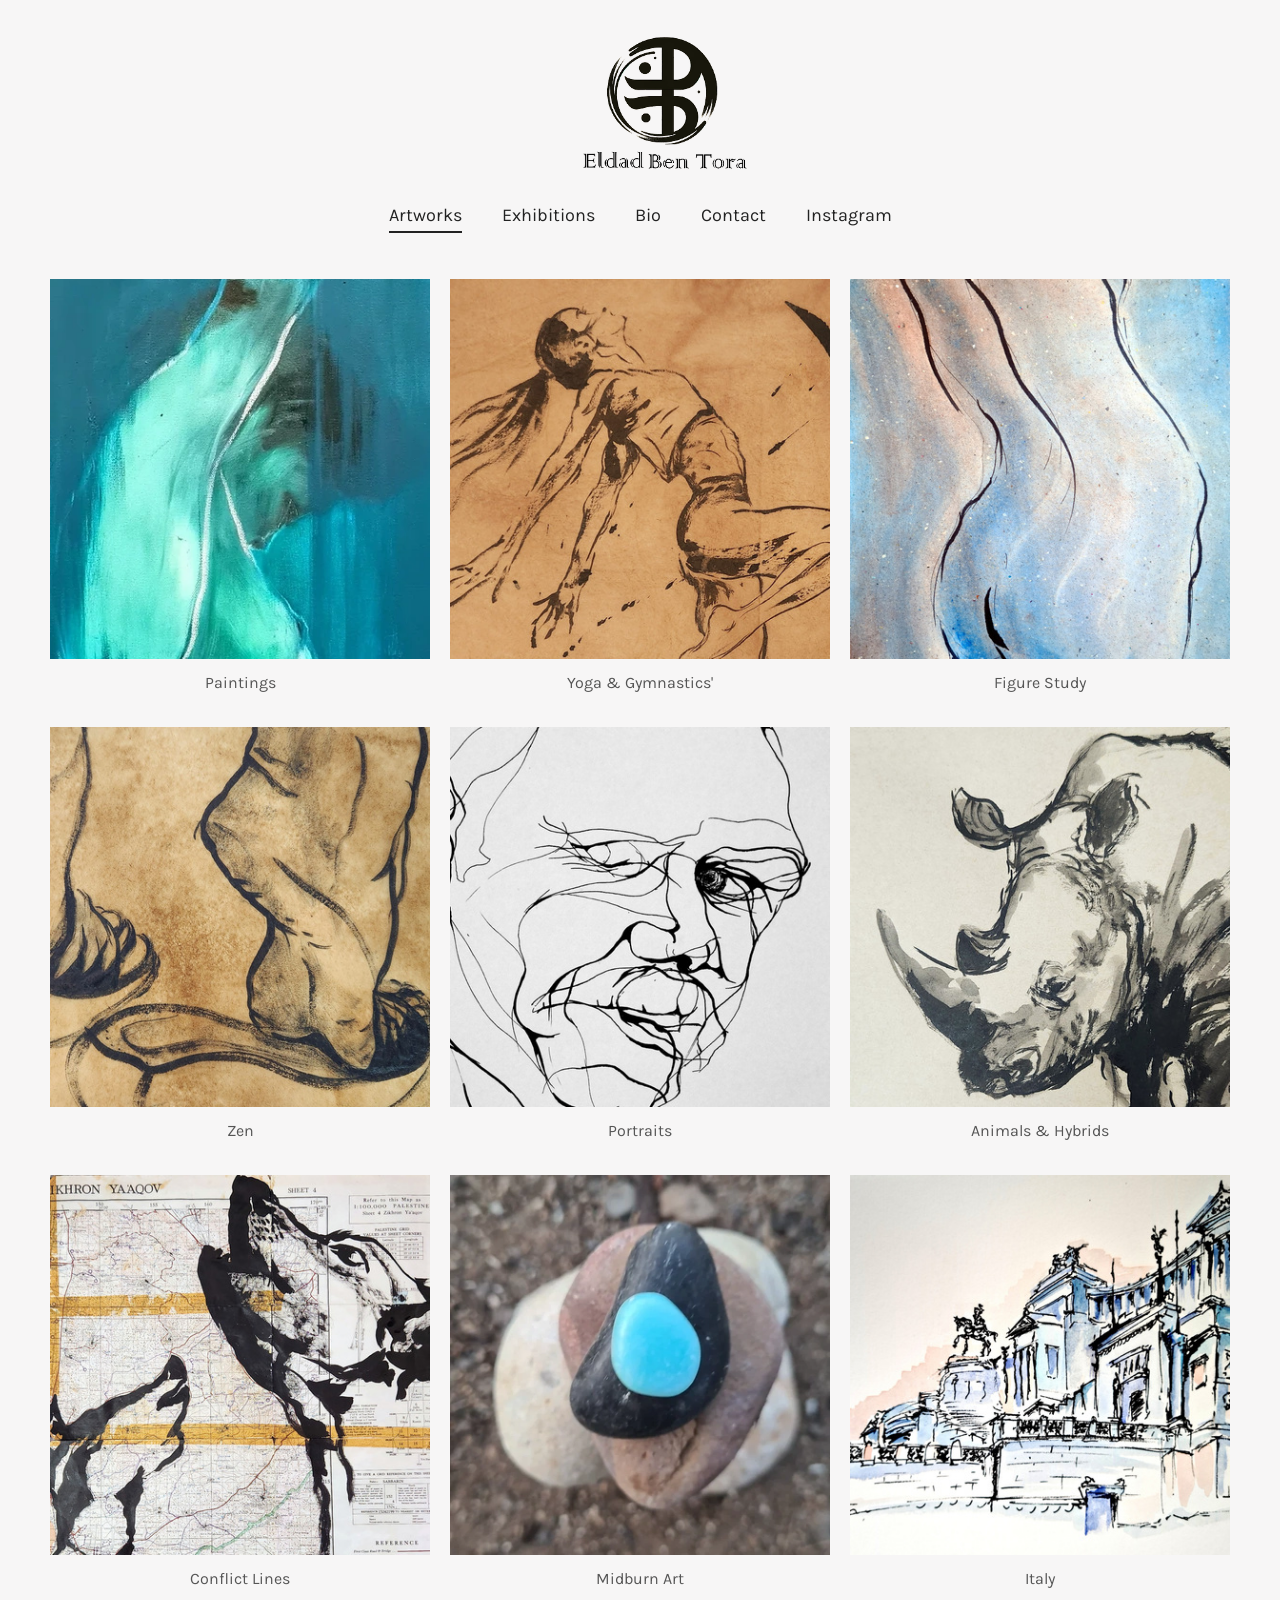
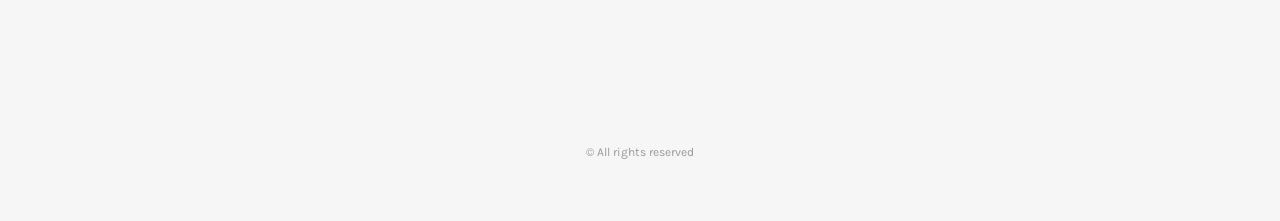
<file: index.html>
<!DOCTYPE html>
<html lang="en">
<head>
<meta charset="UTF-8">
<meta name="viewport" content="width=device-width, initial-scale=1.0">
<title>Drawings and paintings by Eldad Ben Tora</title>
<meta http-equiv="refresh" content="0;url=/artworks">
<script>
  window.va = window.va || function () { (window.vaq = window.vaq || []).push(arguments); };
</script>
<script defer src="/_vercel/insights/script.js"></script>
</head>
<body>
<script>window.location.href='/artworks';</script>
</body>
</html>
</file>
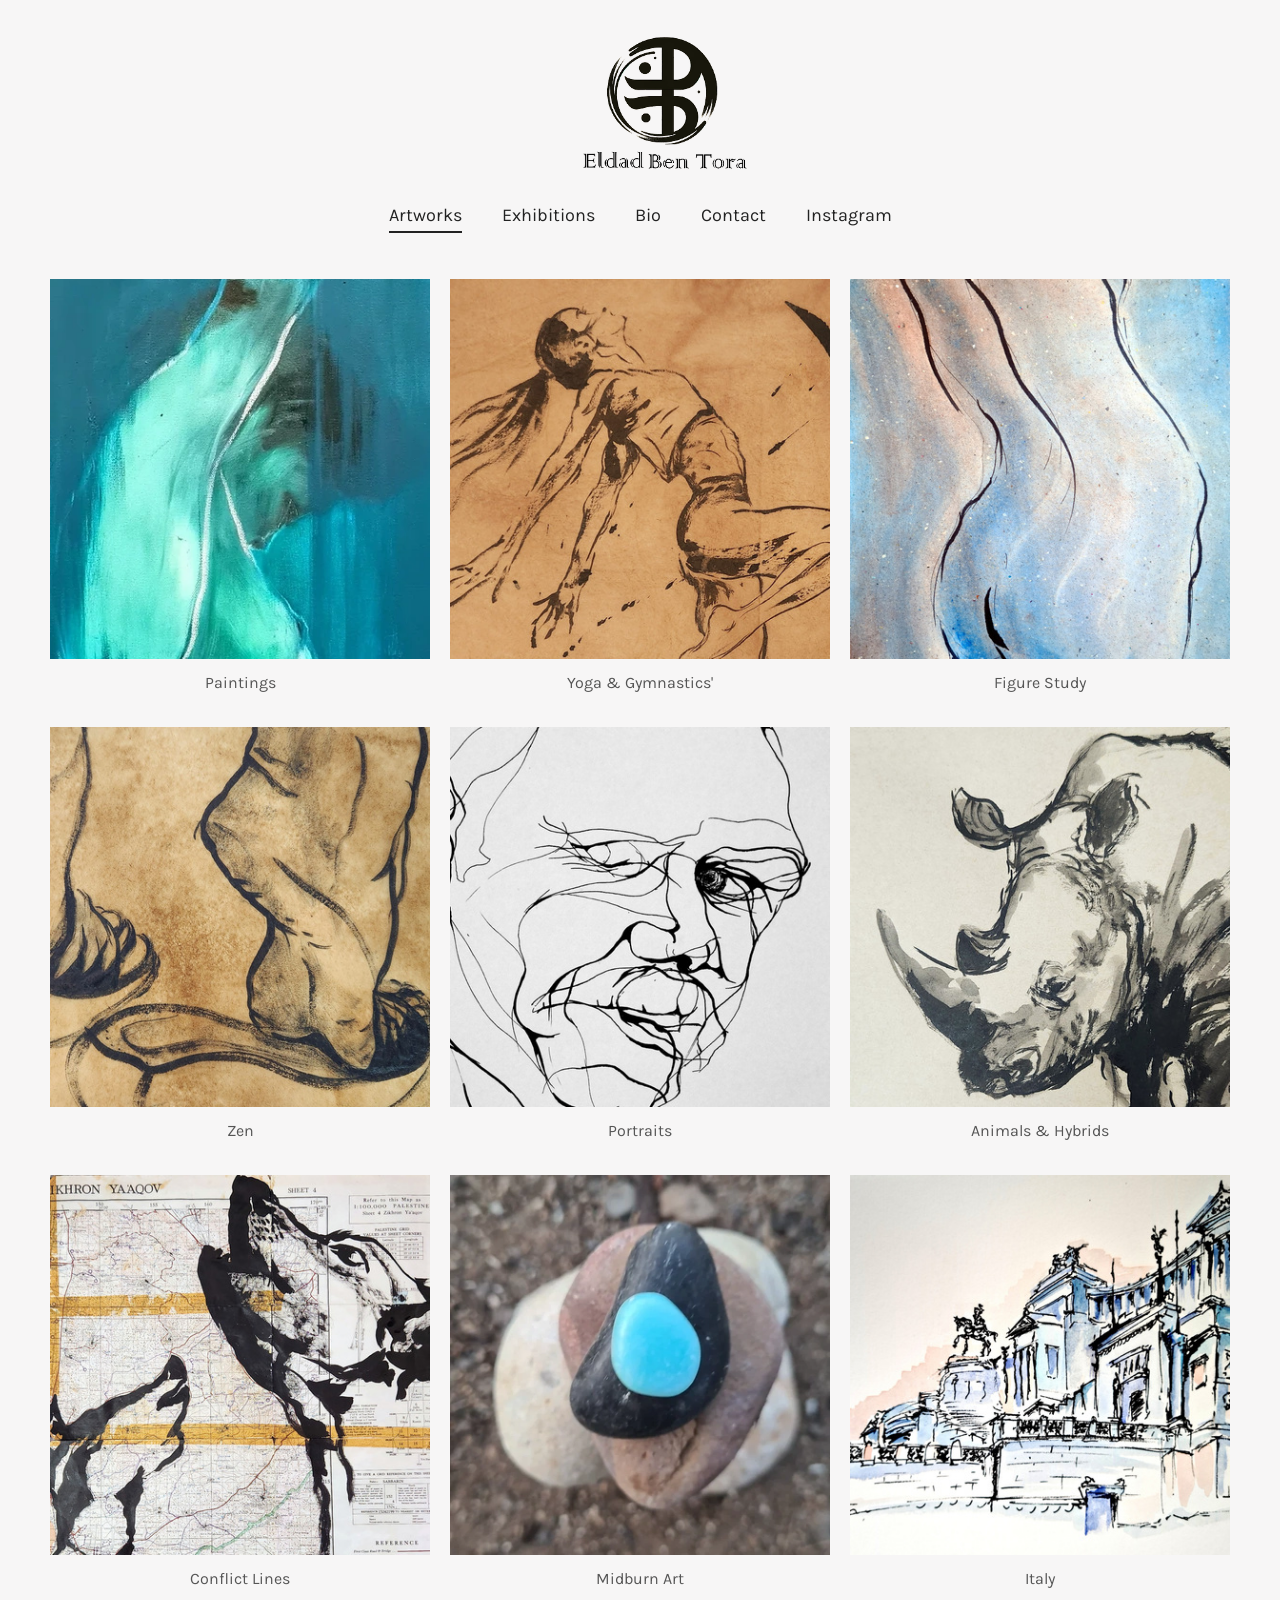
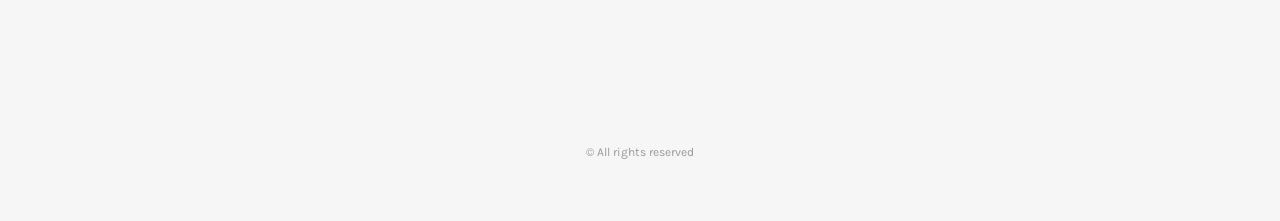
<file: artworks/index.html>
<!DOCTYPE html><html lang="en"><head><meta charset="UTF-8"><meta name="viewport" content="width=device-width, initial-scale=1.0"><title>Drawings and paintings by Eldad Ben Tora - Portfolio</title><link rel="stylesheet" href="/css/style.css"></head><body><header><a href="/" class="logo-link"><img src="/images/d38ce0bc-EBT6.png" alt="Eldad Ben Tora" class="logo"></a><nav><ul><li class="item selected"><a href="/artworks">Artworks</a></li><li class="item"><a href="/exhibitions">Exhibitions</a></li><li class="item"><a href="/bio">Bio</a></li><li class="item"><a href="/contact">Contact</a></li><li class="item"><a href="https://www.instagram.com/art.by.eldad" target="_blank" rel="noopener">Instagram</a></li></ul></nav></header><main><div class="artwork-grid"><div class="artwork-item"><a href="/artworks/paintings" class="artwork-category"><img src="/images/f88055fb-964c07_a39491e2a53f4927968f55b7464bc3d4_mv2.webp" alt="Paintings" loading="lazy"></a><div class="artwork-category-title">Paintings</div></div><div class="artwork-item"><a href="/artworks/body" class="artwork-category"><img src="/images/8963f7dd-20240806_151515.jpg" alt="Yoga &amp; Gymnastics'" loading="lazy"></a><div class="artwork-category-title">Yoga &amp; Gymnastics'</div></div><div class="artwork-item"><a href="/artworks/figure-study" class="artwork-category"><img src="/images/9d279edb-20201006_125530.jpg" alt="Figure Study" loading="lazy"></a><div class="artwork-category-title">Figure Study</div></div><div class="artwork-item"><a href="/artworks/zen" class="artwork-category"><img src="/images/8e931721-20240220_141107_2.jpg" alt="Zen" loading="lazy"></a><div class="artwork-category-title">Zen</div></div><div class="artwork-item"><a href="/artworks/portraits" class="artwork-category"><img src="/images/1d157bb2-IMG_20200704_145941.jpg" alt="Portraits" loading="lazy"></a><div class="artwork-category-title">Portraits</div></div><div class="artwork-item"><a href="/artworks/animals" class="artwork-category"><img src="/images/cd5269e4-20240912_173924.jpg" alt="Animals &amp; Hybrids" loading="lazy"></a><div class="artwork-category-title">Animals &amp; Hybrids</div></div><div class="artwork-item"><a href="/artworks/maps" class="artwork-category"><img src="/images/cfe6dea1-20230627_140455.jpg" alt="Conflict Lines" loading="lazy"></a><div class="artwork-category-title">Conflict Lines</div></div><div class="artwork-item"><a href="/artworks/midburn-art" class="artwork-category"><img src="/images/a1bd8ae2-964c07_3744c6c40a854194a92b27ff9aff8bfc_mv2.webp" alt="Midburn Art" loading="lazy"></a><div class="artwork-category-title">Midburn Art</div></div><div class="artwork-item"><a href="/artworks/italy" class="artwork-category"><img src="/images/8a1e0722-20201006_101326.jpg" alt="Italy" loading="lazy"></a><div class="artwork-category-title">Italy</div></div></div></main><footer><p>&copy; All rights reserved</p></footer></body></html>
</file>
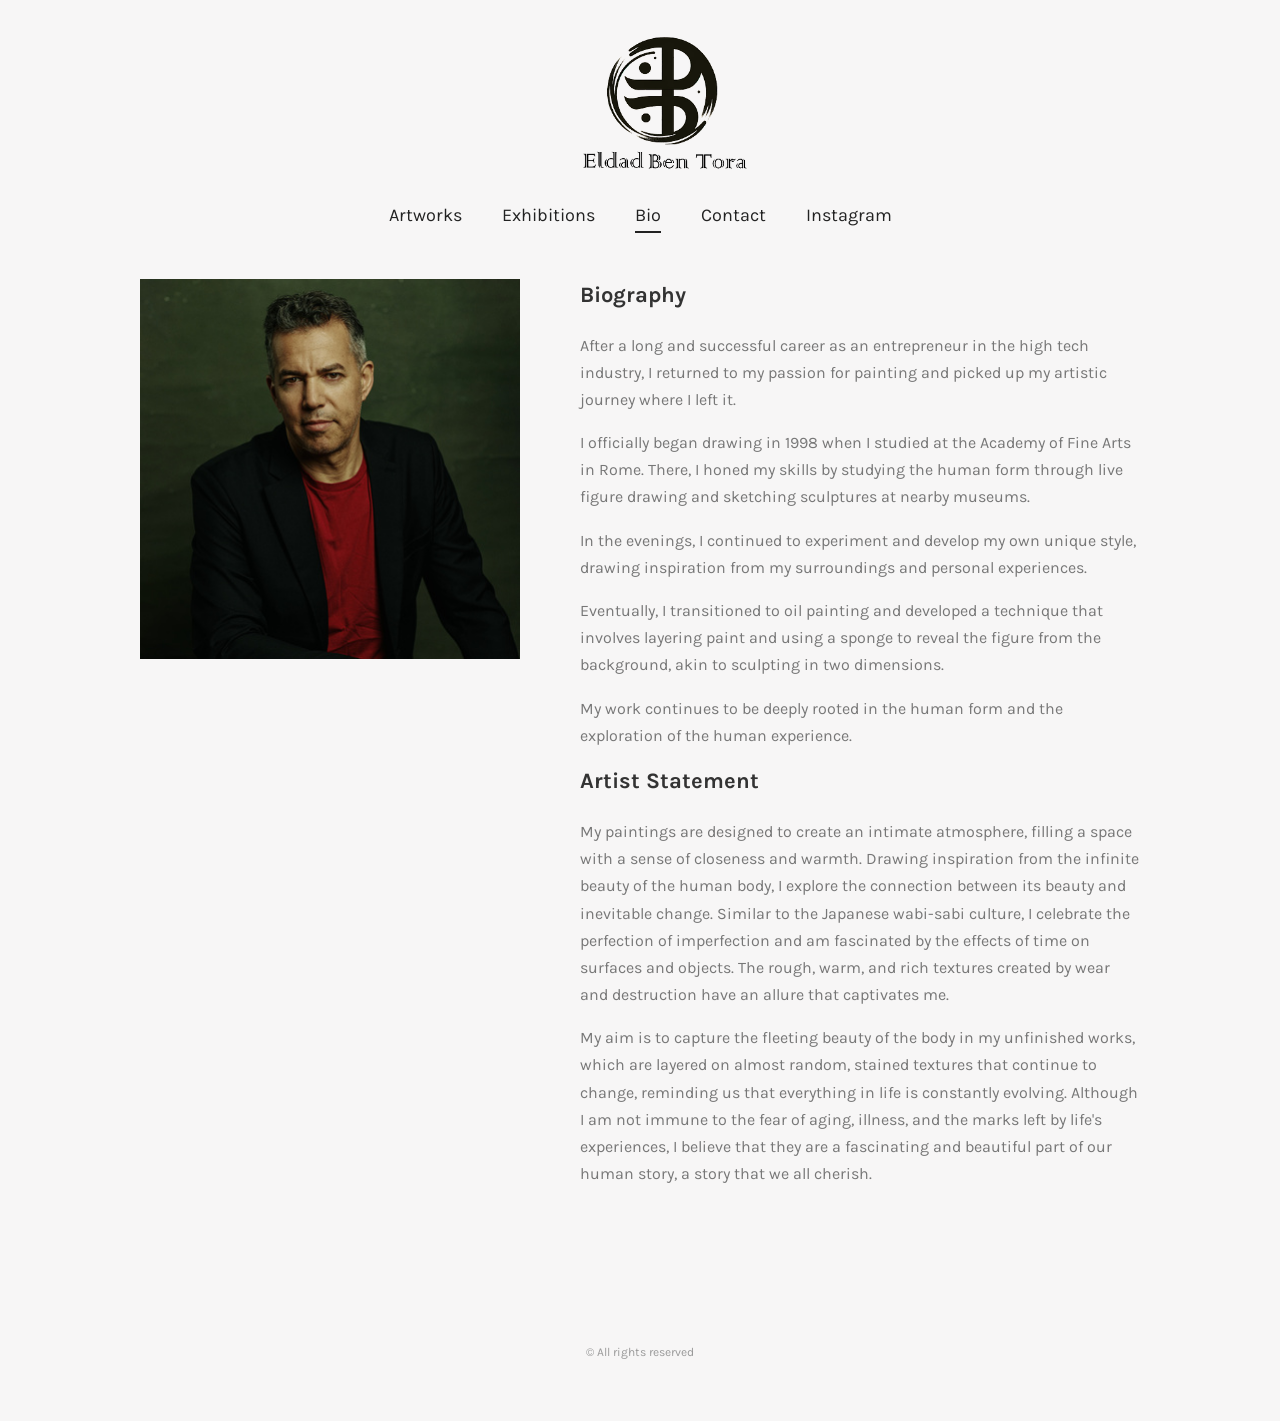
<file: bio/index.html>
<!DOCTYPE html><html lang="en"><head><meta charset="UTF-8"><meta name="viewport" content="width=device-width, initial-scale=1.0"><title>Bio - Eldad Ben Tora</title><link rel="stylesheet" href="/css/style.css"></head><body><header><a href="/" class="logo-link"><img src="/images/d38ce0bc-EBT6.png" alt="Eldad Ben Tora" class="logo"></a><nav><ul><li class="item"><a href="/artworks">Artworks</a></li><li class="item"><a href="/exhibitions">Exhibitions</a></li><li class="item selected"><a href="/bio">Bio</a></li><li class="item"><a href="/contact">Contact</a></li><li class="item"><a href="https://www.instagram.com/art.by.eldad" target="_blank" rel="noopener">Instagram</a></li></ul></nav></header><main><div class="bio-content"><img src="/images/7aea20ae-Eldad_Ben_Tora.jpg" alt="Eldad Ben Tora"><div class="bio-text"><h2>Biography</h2><p>After a long and successful career as an entrepreneur in the high tech industry, I returned to my passion for painting and picked up my artistic journey where I left it.</p><p>I officially began drawing in 1998 when I studied at the Academy of Fine Arts in Rome. There, I honed my skills by studying the human form through live figure drawing and sketching sculptures at nearby museums.</p><p>In the evenings, I continued to experiment and develop my own unique style, drawing inspiration from my surroundings and personal experiences.</p><p>Eventually, I transitioned to oil painting and developed a technique that involves layering paint and using a sponge to reveal the figure from the background, akin to sculpting in two dimensions.</p><p>My work continues to be deeply rooted in the human form and the exploration of the human experience.</p><h2>Artist Statement</h2><p>My paintings are designed to create an intimate atmosphere, filling a space with a sense of closeness and warmth. Drawing inspiration from the infinite beauty of the human body, I explore the connection between its beauty and inevitable change. Similar to the Japanese wabi-sabi culture, I celebrate the perfection of imperfection and am fascinated by the effects of time on surfaces and objects. The rough, warm, and rich textures created by wear and destruction have an allure that captivates me.</p><p>My aim is to capture the fleeting beauty of the body in my unfinished works, which are layered on almost random, stained textures that continue to change, reminding us that everything in life is constantly evolving. Although I am not immune to the fear of aging, illness, and the marks left by life's experiences, I believe that they are a fascinating and beautiful part of our human story, a story that we all cherish.</p></div></div></main><footer><p>&copy; All rights reserved</p></footer></body></html>
</file>
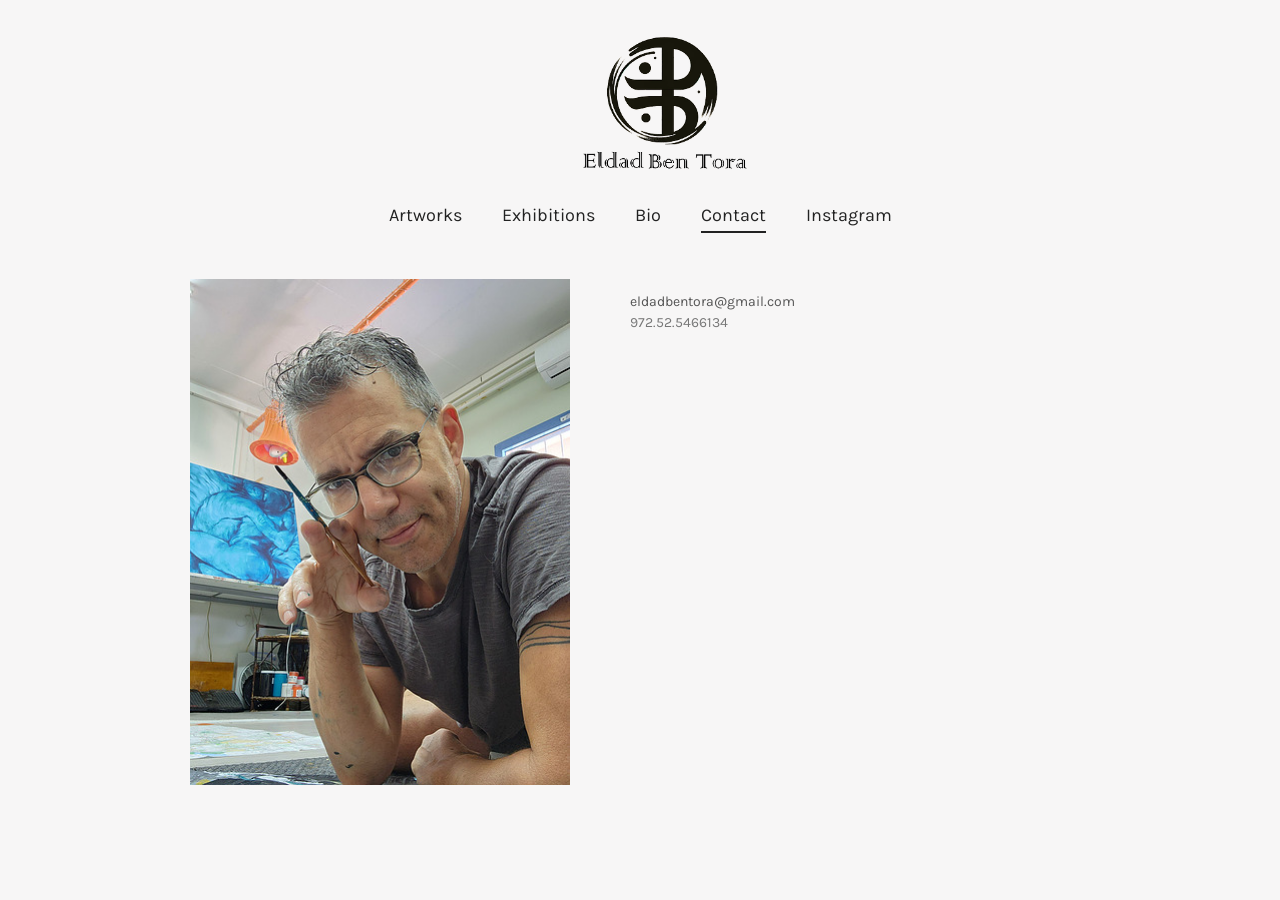
<file: contact/index.html>
<!DOCTYPE html><html lang="en"><head><meta charset="UTF-8"><meta name="viewport" content="width=device-width, initial-scale=1.0"><title>Contact - Eldad Ben Tora</title><link rel="stylesheet" href="/css/style.css"></head><body><header><a href="/" class="logo-link"><img src="/images/d38ce0bc-EBT6.png" alt="Eldad Ben Tora" class="logo"></a><nav><ul><li class="item"><a href="/artworks">Artworks</a></li><li class="item"><a href="/exhibitions">Exhibitions</a></li><li class="item"><a href="/bio">Bio</a></li><li class="item selected"><a href="/contact">Contact</a></li><li class="item"><a href="https://www.instagram.com/art.by.eldad" target="_blank" rel="noopener">Instagram</a></li></ul></nav></header><main><div class="contact-content"><div><img src="/images/4ccf2d1f-20230706_141744.jpg" alt="Eldad Ben Tora"></div><div class="contact-info"><p><a href="mailto:eldadbentora@gmail.com">eldadbentora@gmail.com</a></p><p>972.52.5466134</p></div></div></main></body></html>
</file>
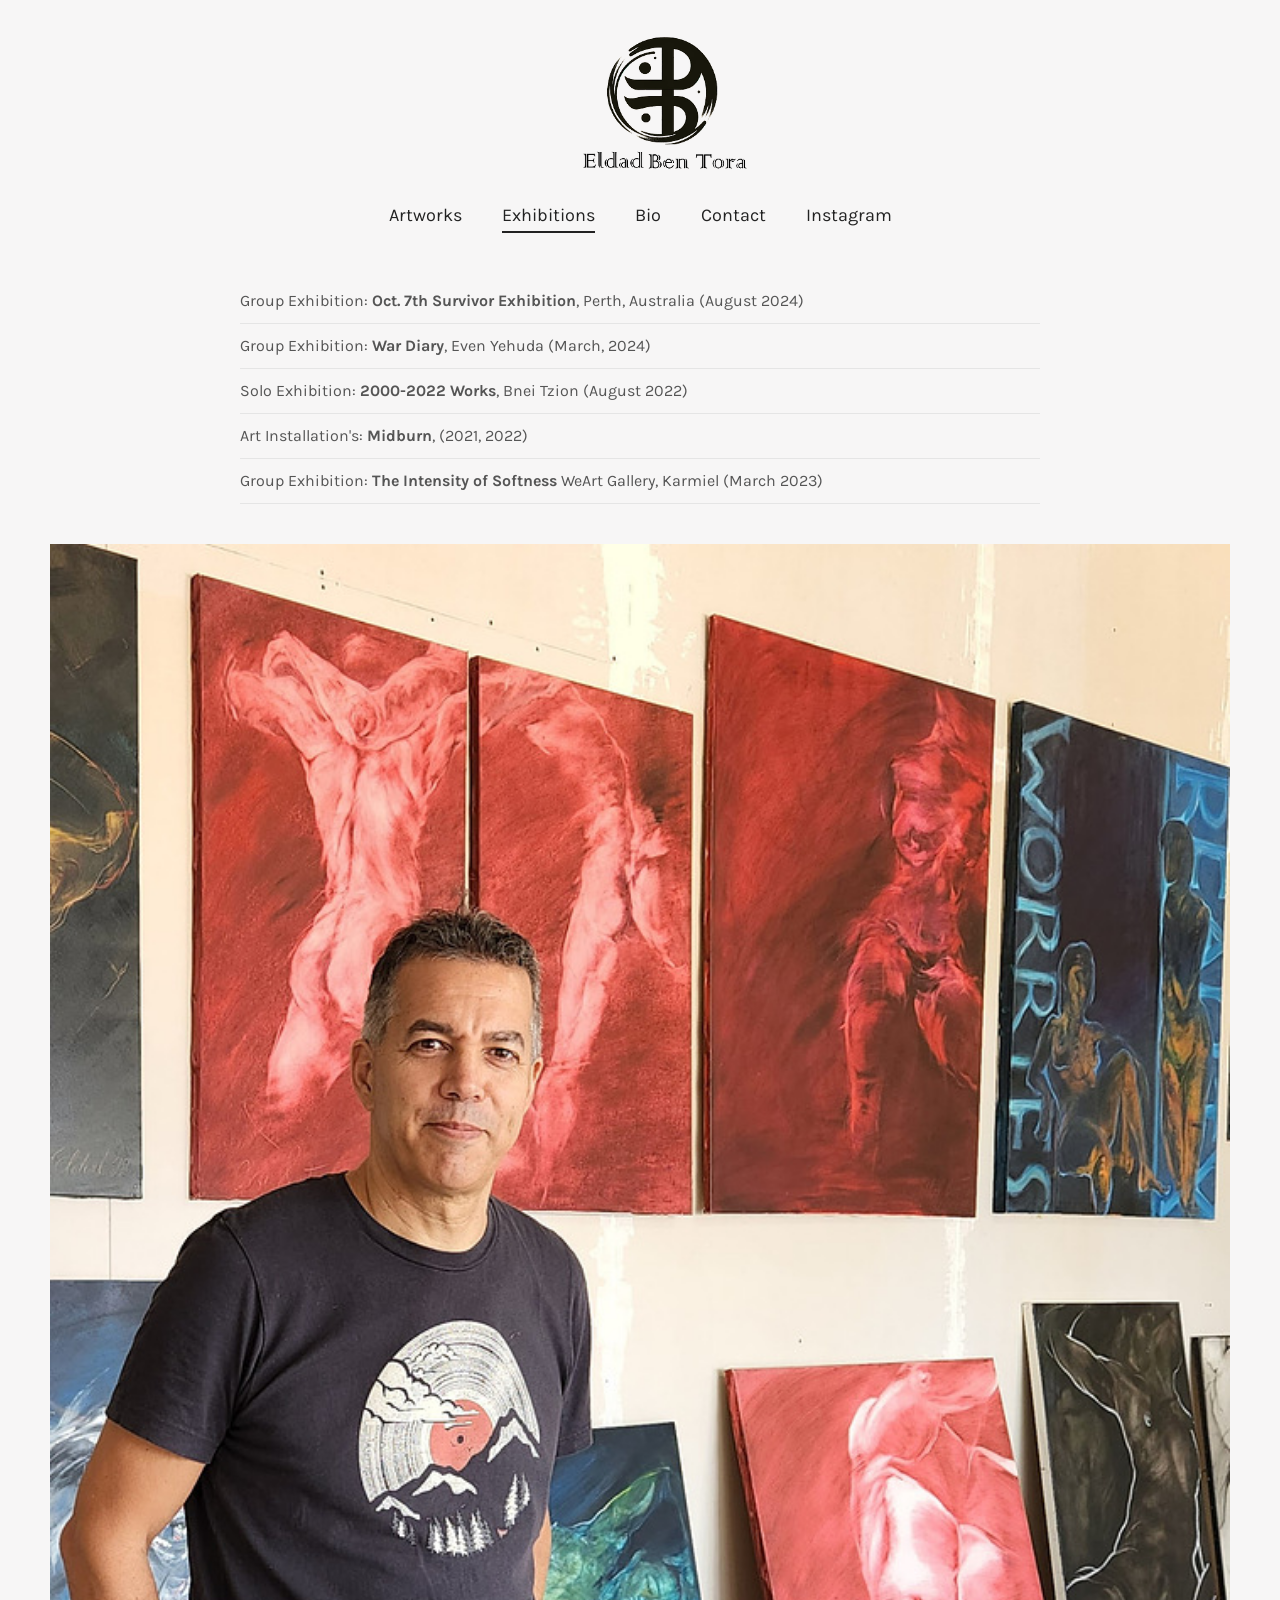
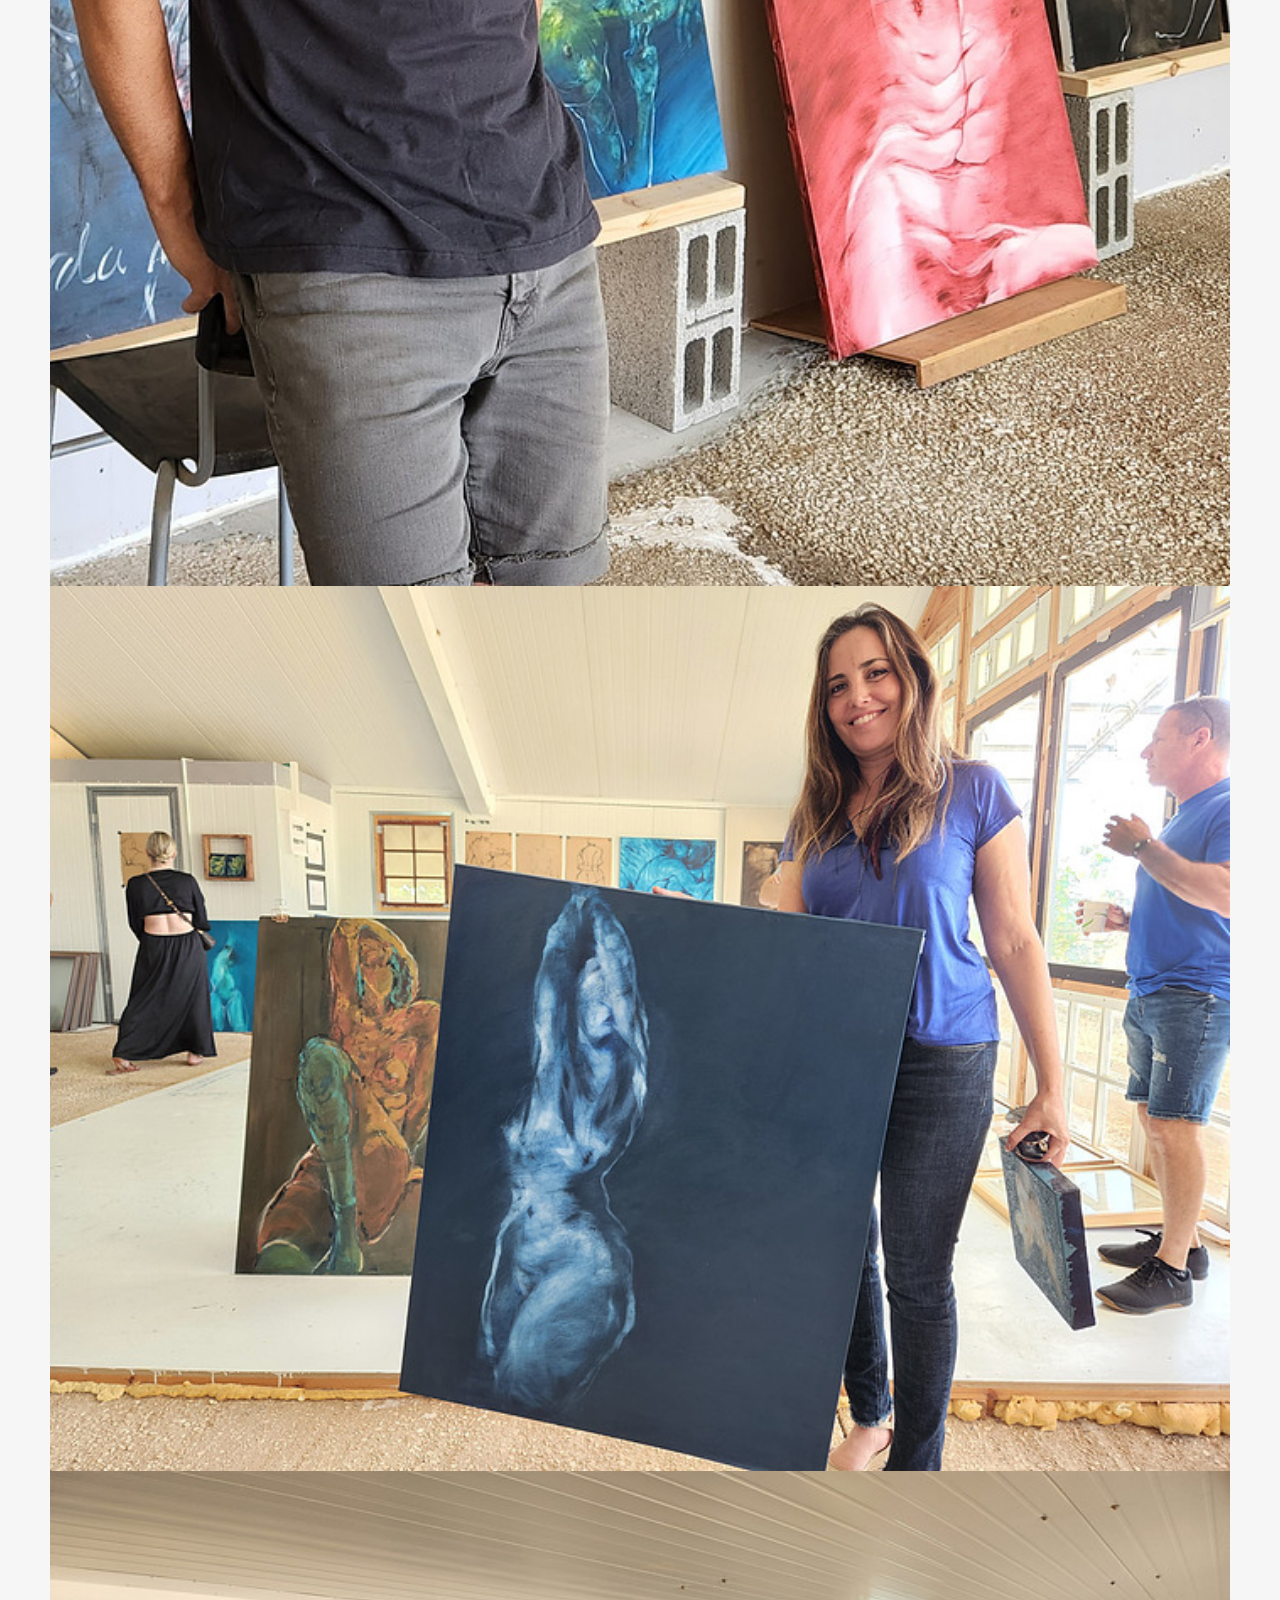
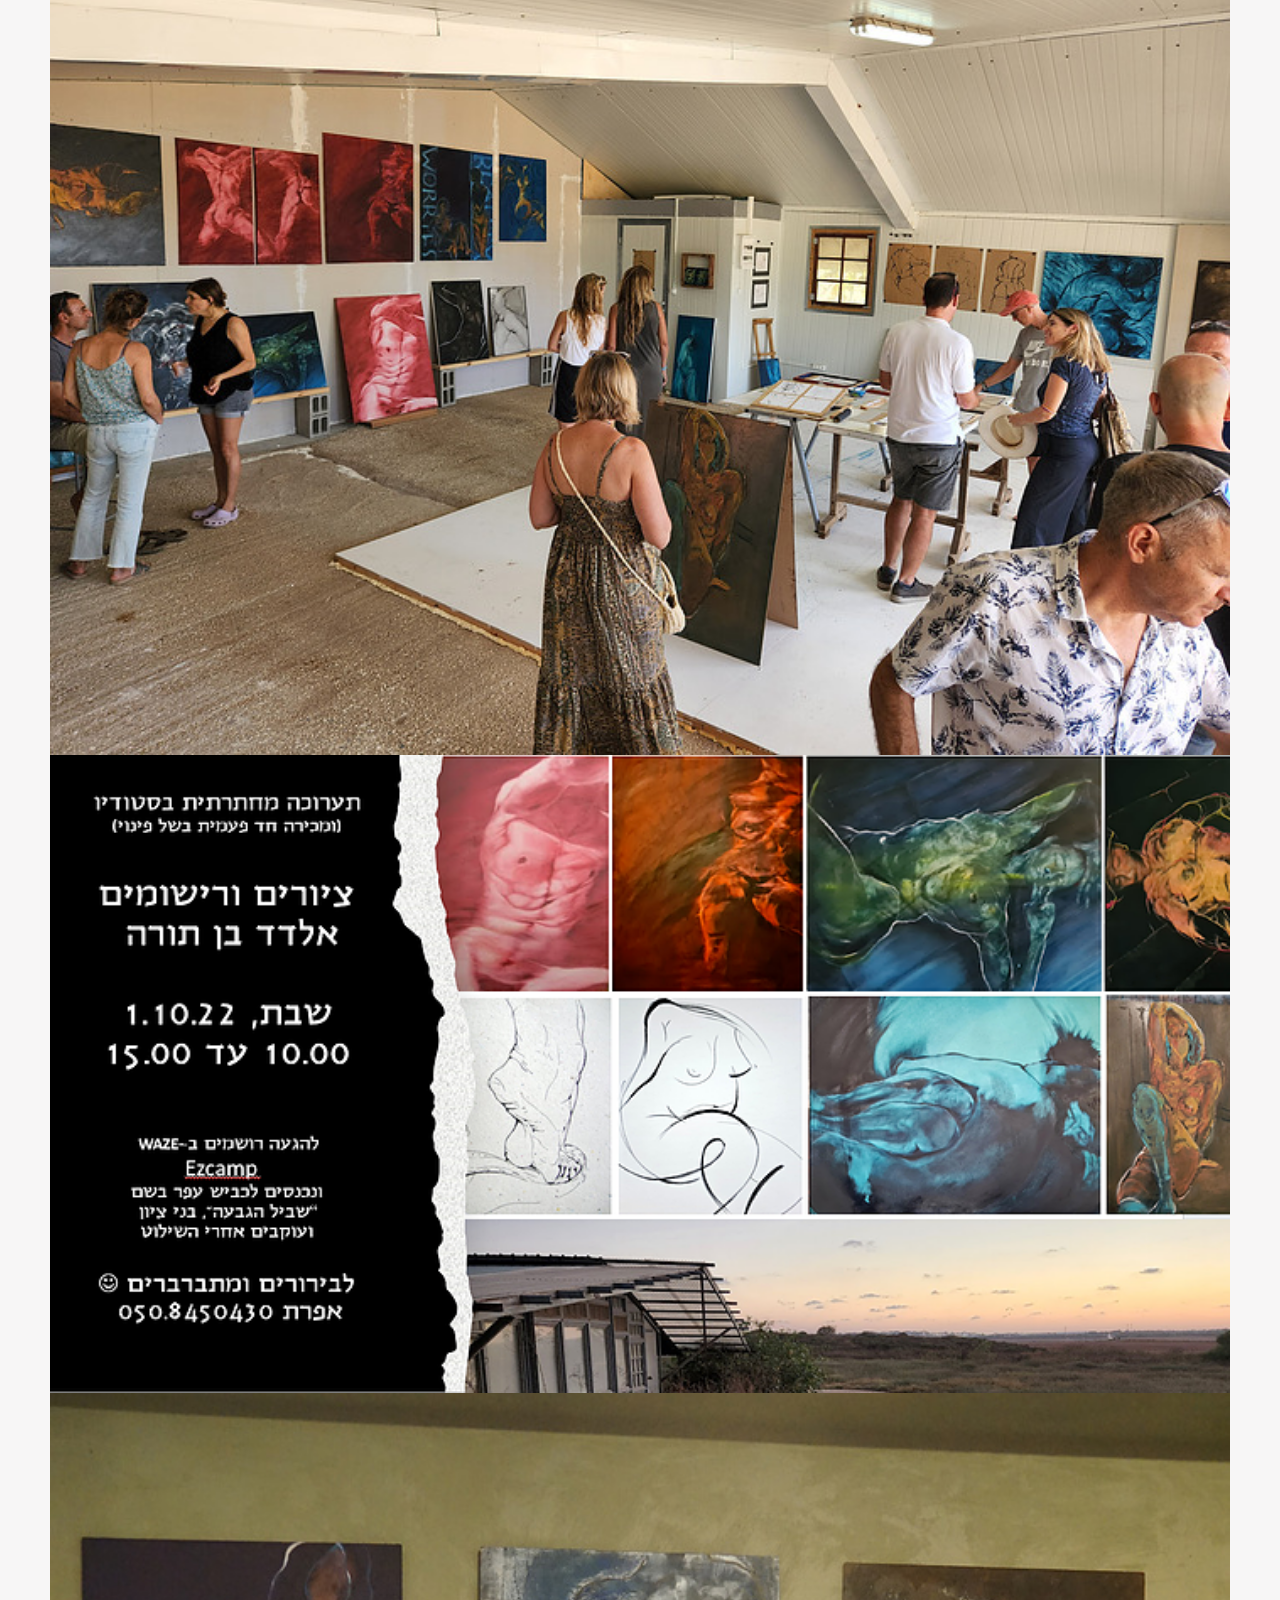
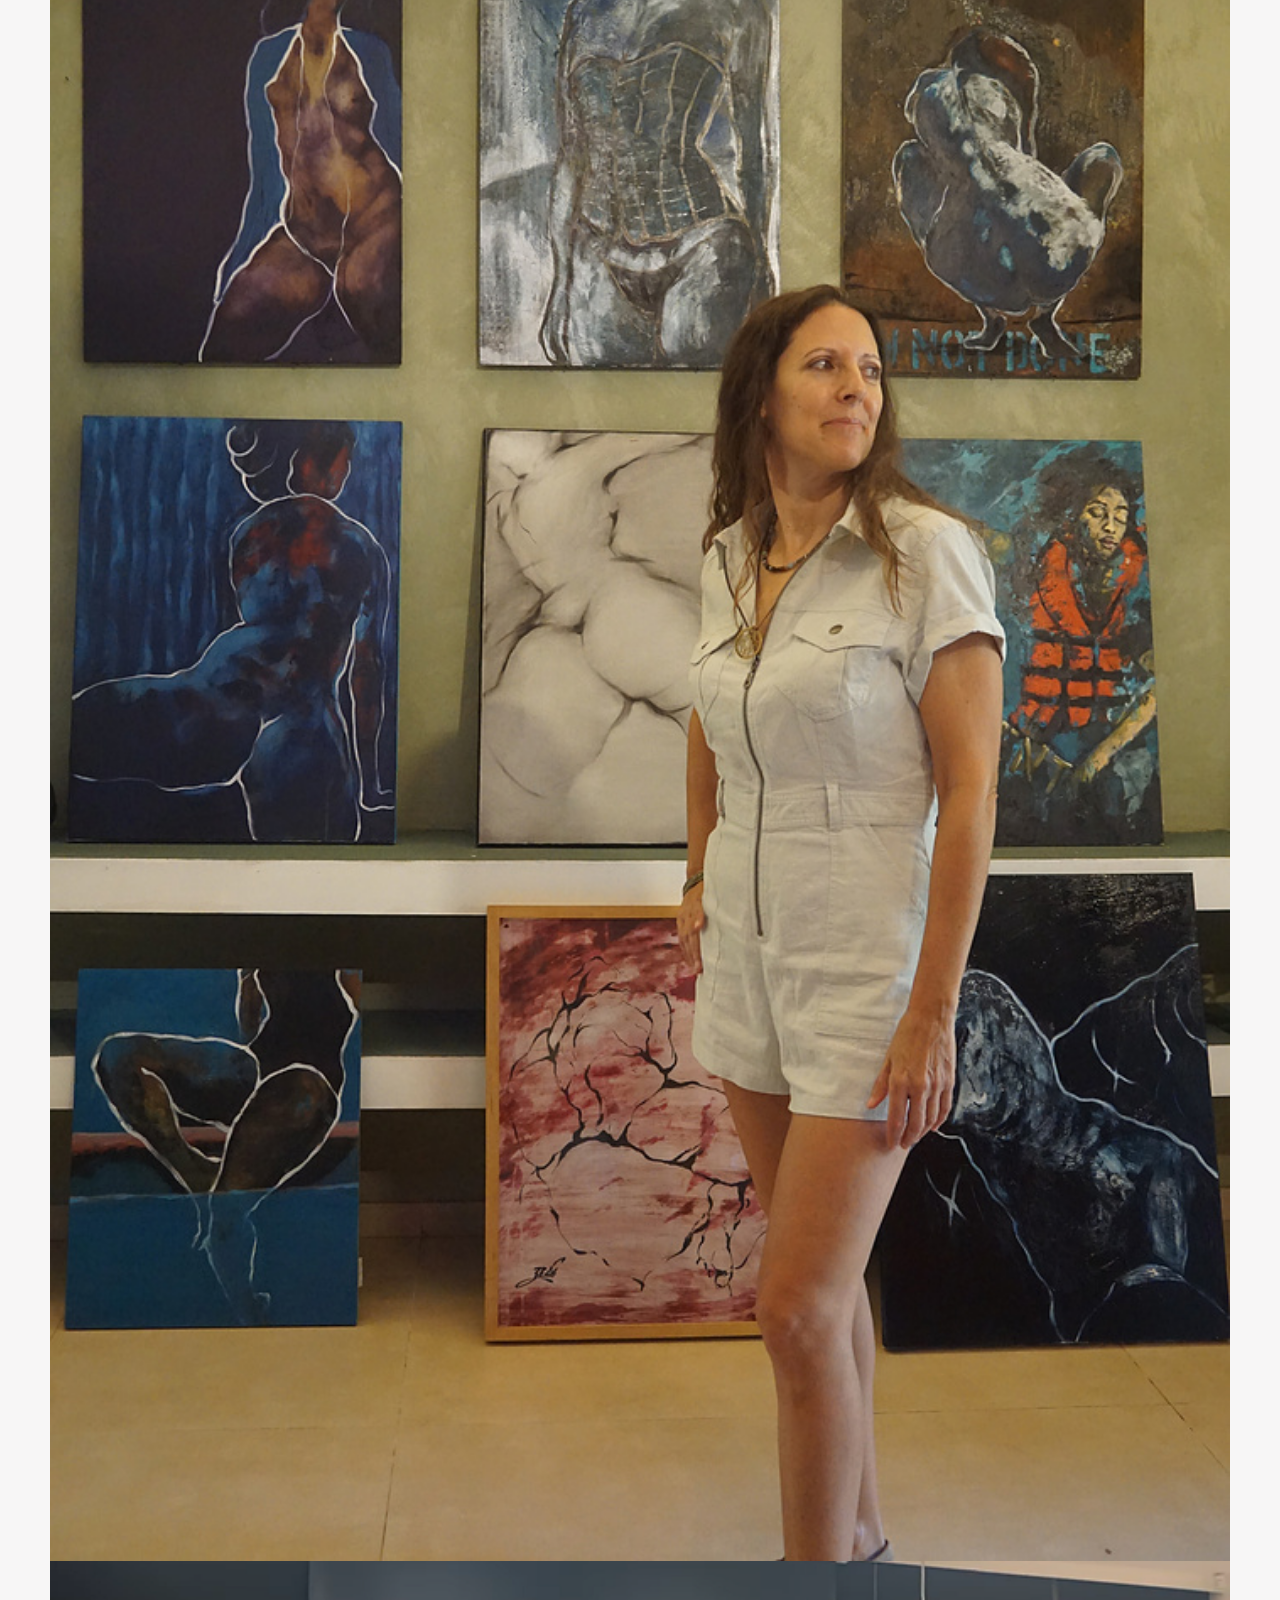
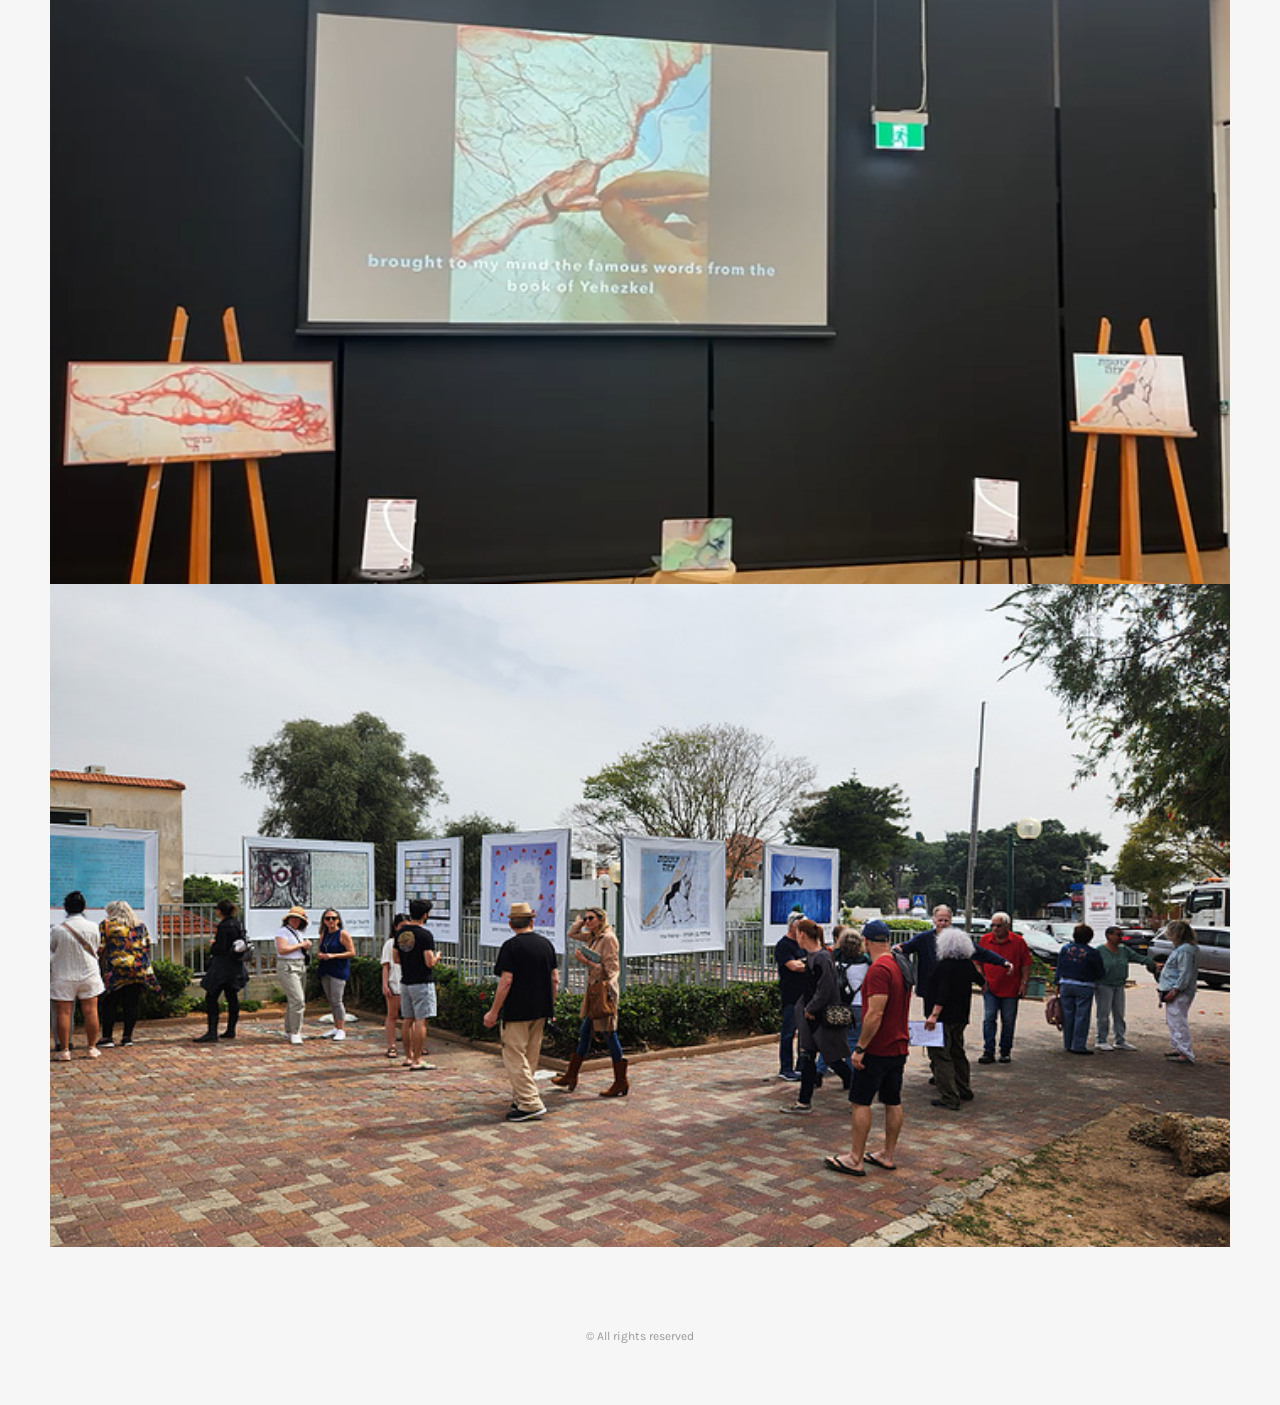
<file: exhibitions/index.html>
<!DOCTYPE html><html lang="en"><head><meta charset="UTF-8"><meta name="viewport" content="width=device-width, initial-scale=1.0"><title>Exhibitions - Eldad Ben Tora</title><link rel="stylesheet" href="/css/style.css"></head><body><header><a href="/" class="logo-link"><img src="/images/d38ce0bc-EBT6.png" alt="Eldad Ben Tora" class="logo"></a><nav><ul><li class="item"><a href="/artworks">Artworks</a></li><li class="item selected"><a href="/exhibitions">Exhibitions</a></li><li class="item"><a href="/bio">Bio</a></li><li class="item"><a href="/contact">Contact</a></li><li class="item"><a href="https://www.instagram.com/art.by.eldad" target="_blank" rel="noopener">Instagram</a></li></ul></nav></header><main><div class="exhibitions-content"><ul><li>Group Exhibition: <strong>Oct. 7th Survivor Exhibition</strong>, Perth, Australia (August 2024)</li><li>Group Exhibition: <strong>War Diary</strong>, Even Yehuda (March, 2024)</li><li>Solo Exhibition: <strong>2000-2022 Works</strong>, Bnei Tzion (August 2022)</li><li>Art Installation's: <strong>Midburn</strong>, (2021, 2022)</li><li>Group Exhibition: <strong>The Intensity of Softness</strong> WeArt Gallery, Karmiel (March 2023)</li></ul></div><div class="exhibitions-photos"><img src="/images/cfa98f85-20221001_102021.jpg" alt="Exhibition" loading="lazy"><img src="/images/a90afd93-20221001_133627.jpg" alt="Exhibition" loading="lazy"><img src="/images/9d281e82-20221001_143408.jpg" alt="Exhibition" loading="lazy"><img src="/images/e911c697-Eldad_Ben_Tora_Invite.png" alt="Exhibition" loading="lazy"><img src="/images/32014646-DSC03937.JPG" alt="Exhibition" loading="lazy"><img src="/images/d95b5569-perth.png" alt="Exhibition" loading="lazy"><img src="/images/960aee38-20240329_110420.jpg" alt="Exhibition" loading="lazy"></div></main><footer><p>&copy; All rights reserved</p></footer></body></html>
</file>
<file: css/style.css>
/* Eldad Ben Tora Portfolio - CSS */
@import url('https://fonts.googleapis.com/css2?family=Karla:wght@400;700&display=swap');

*, *::before, *::after {
  box-sizing: border-box;
  margin: 0;
  padding: 0;
}

body {
  background-color: #f7f6f6;
  color: #777;
  font-family: 'Karla', sans-serif;
  font-size: 16px;
  line-height: 1.5;
}

a {
  color: inherit;
  text-decoration: none;
}

/* Header */
header {
  padding: 30px 0 50px;
  text-align: center;
}

.logo-link {
  display: block;
  margin-bottom: 20px;
}

.logo {
  max-width: 600px;
  height: auto;
}

/* Navigation */
nav ul {
  list-style: none;
  display: flex;
  justify-content: center;
  gap: 40px;
  padding: 0;
}

nav ul li a {
  font-size: 18px;
  color: #222;
  text-decoration: none;
  padding-bottom: 5px;
  border-bottom: 2px solid transparent;
  transition: border-color 0.2s;
}

nav ul li.selected a,
nav ul li a:hover {
  border-bottom-color: #222;
}

/* Main content */
main {
  padding: 0 50px;
  max-width: 1300px;
  margin: 0 auto;
}

/* Artwork grid (categories) */
.artwork-grid {
  display: grid;
  grid-template-columns: repeat(3, 1fr);
  gap: 20px;
  margin-bottom: 60px;
}

.artwork-category {
  display: block;
  position: relative;
  cursor: pointer;
}

.artwork-category img {
  width: 100%;
  aspect-ratio: 1;
  object-fit: cover;
  display: block;
}

.artwork-category-title {
  text-align: center;
  padding: 12px 0;
  color: #555;
  font-size: 16px;
}

/* Gallery grid */
.gallery-grid {
  display: grid;
  grid-template-columns: repeat(2, 1fr);
  gap: 20px;
  margin-bottom: 60px;
}

.gallery-grid img {
  width: 100%;
  height: auto;
  display: block;
  cursor: pointer;
  transition: opacity 0.2s;
}

.gallery-grid img:hover {
  opacity: 0.85;
}

/* Lightbox */
.lightbox {
  display: none;
  position: fixed;
  top: 0; left: 0;
  width: 100%; height: 100%;
  background: rgba(0,0,0,0.9);
  z-index: 1000;
  justify-content: center;
  align-items: center;
  cursor: pointer;
}

.lightbox.active {
  display: flex;
}

.lightbox img {
  max-width: 90vw;
  max-height: 90vh;
  object-fit: contain;
}

.lightbox-close {
  position: absolute;
  top: 20px;
  right: 30px;
  color: #fff;
  font-size: 40px;
  cursor: pointer;
  font-weight: bold;
  line-height: 1;
}

/* Exhibitions page */
.exhibitions-content {
  max-width: 800px;
  margin: 0 auto 40px;
}

.exhibitions-content ul {
  list-style: none;
  padding: 0;
}

.exhibitions-content ul li {
  padding: 10px 0;
  border-bottom: 1px solid #e5e5e5;
  font-size: 16px;
  color: #555;
}h

.exhibitions-photos {
  display: grid;
  grid-template-columns: repeat(2, 1fr);
  gap: 20px;
  margin-bottom: 60px;
}

.exhibitions-photos img {
  width: 100%;
  height: auto;
  display: block;
}

/* Bio page */
.bio-content {
  display: grid;
  grid-template-columns: 380px 1fr;
  gap: 60px;
  max-width: 1000px;
  margin: 0 auto 60px;
}

.bio-content img {
  width: 100%;
  height: auto;
}

.bio-text h2 {
  font-size: 22px;
  font-weight: bold;
  color: #333;
  margin-bottom: 20px;
}

.bio-text p {
  margin-bottom: 16px;
  line-height: 1.7;
}

/* Contact page */
.contact-content {
  display: grid;
  grid-template-columns: 380px 1fr;
  gap: 60px;
  max-width: 900px;
  margin: 0 auto 60px;
}

.contact-content img {
  width: 100%;
  height: auto;
}

.contact-info {
  font-size: 14px;
  color: #777;
  margin-top: 12px;
}

.contact-info a {
  color: #555;
}

.contact-form {
  display: flex;
  flex-direction: column;
  gap: 12px;
}

.contact-form input,
.contact-form textarea {
  width: 100%;
  padding: 12px;
  border: 1px solid #ddd;
  background: #fff;
  font-family: 'Karla', sans-serif;
  font-size: 15px;
  color: #555;
  outline: none;
  border-radius: 0;
}

.contact-form textarea {
  height: 200px;
  resize: vertical;
}

.contact-form button {
  background: #222;
  color: #fff;
  border: none;
  padding: 12px 24px;
  font-size: 15px;
  cursor: pointer;
  font-family: 'Karla', sans-serif;
  align-self: flex-start;
}

.contact-form button:hover {
  background: #444;
}

.contact-form h2 {
  font-size: 22px;
  font-weight: bold;
  color: #333;
  margin-bottom: 10px;
}

/* Footer */
footer {
  text-align: center;
  padding: 80px 0 60px;
  font-size: 12px;
  color: #999;
}

/* Back link */
.back-link {
  display: inline-block;
  margin-bottom: 30px;
  color: #555;
  font-size: 14px;
}

.back-link::before {
  content: '\2190 ';
}

/* Responsive */
@media (max-width: 768px) {
  main {
    padding: 0 20px;
  }
  
  .artwork-grid {
    grid-template-columns: repeat(2, 1fr);
    gap: 15px;
  }
  
  .gallery-grid {
    grid-template-columns: 1fr;
  }
  
  .bio-content,
  .contact-content {
    grid-template-columns: 1fr;
  }
  
  nav ul {
    gap: 20px;
    flex-wrap: wrap;
  }
  
  .exhibitions-photos {
    grid-template-columns: 1fr;
  }
}

@media (max-width: 480px) {
  .artwork-grid {
    grid-template-columns: 1fr;
  }
}
</file>
